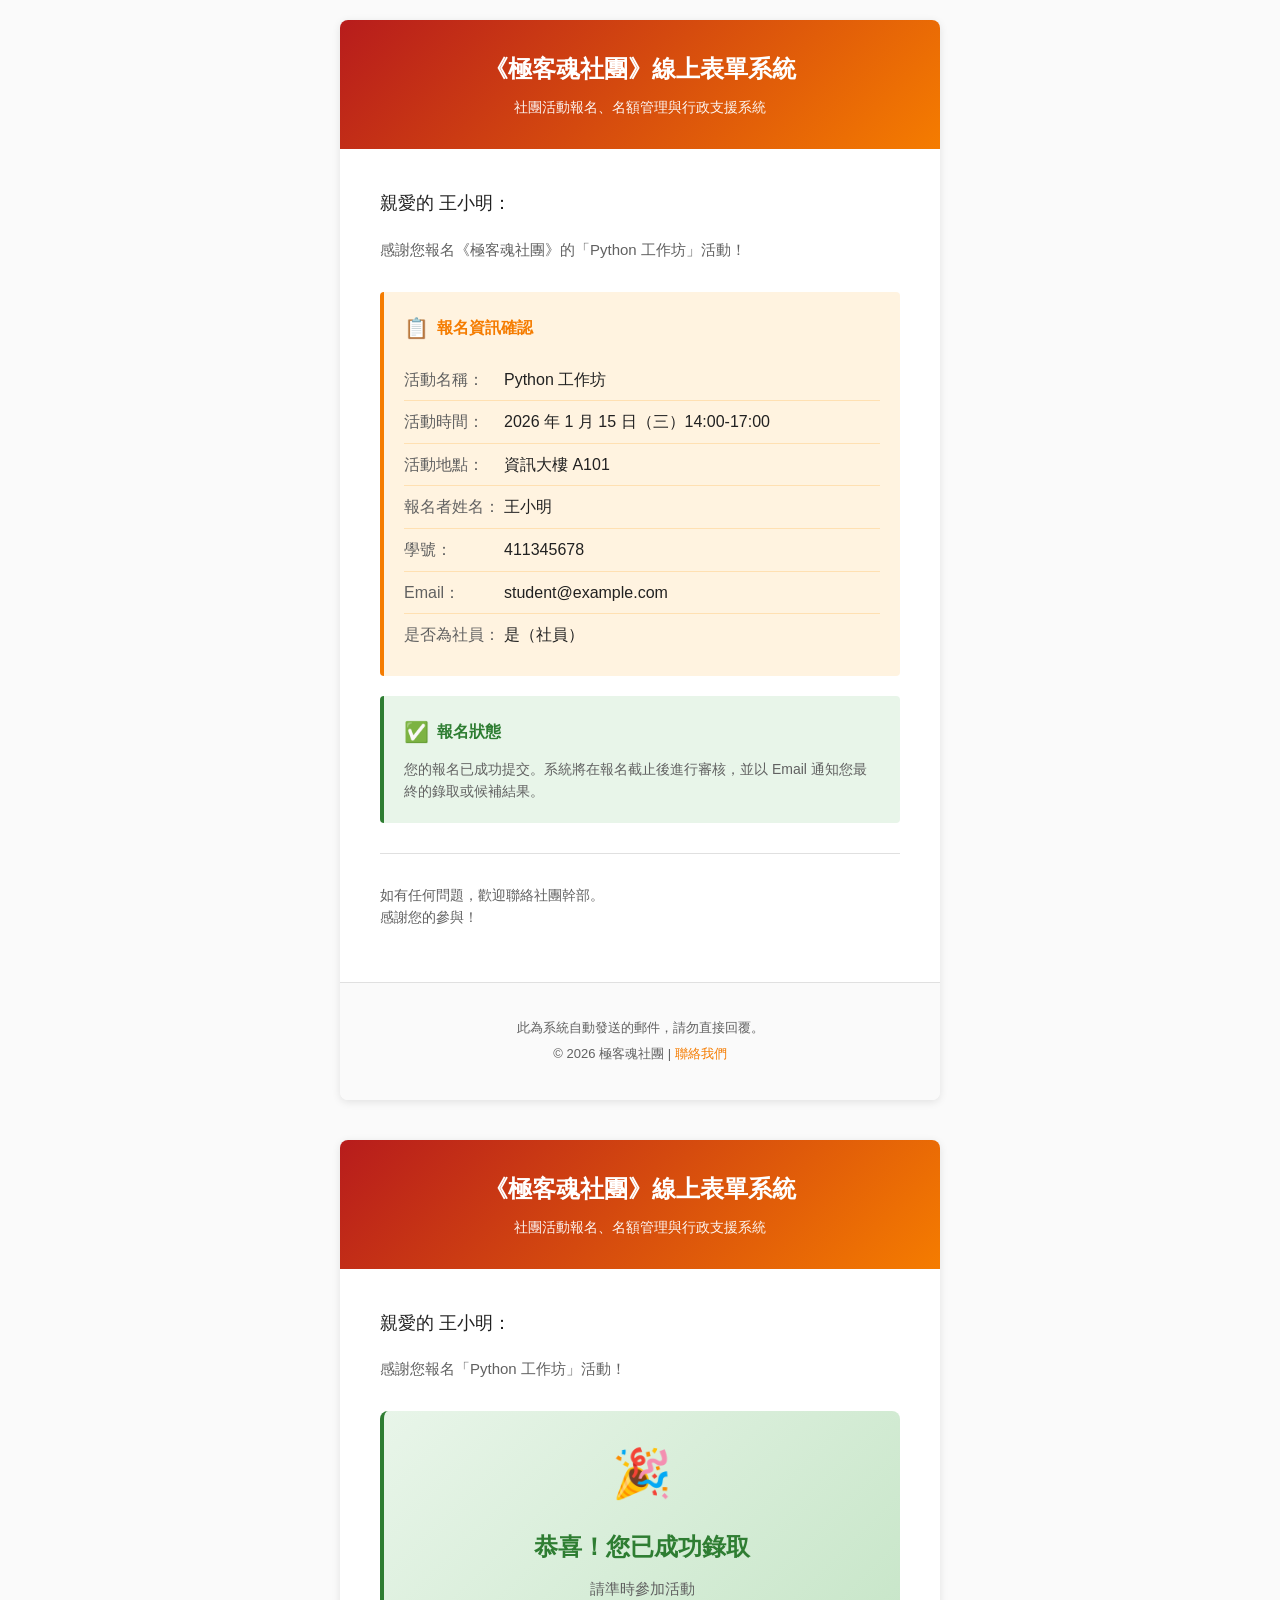
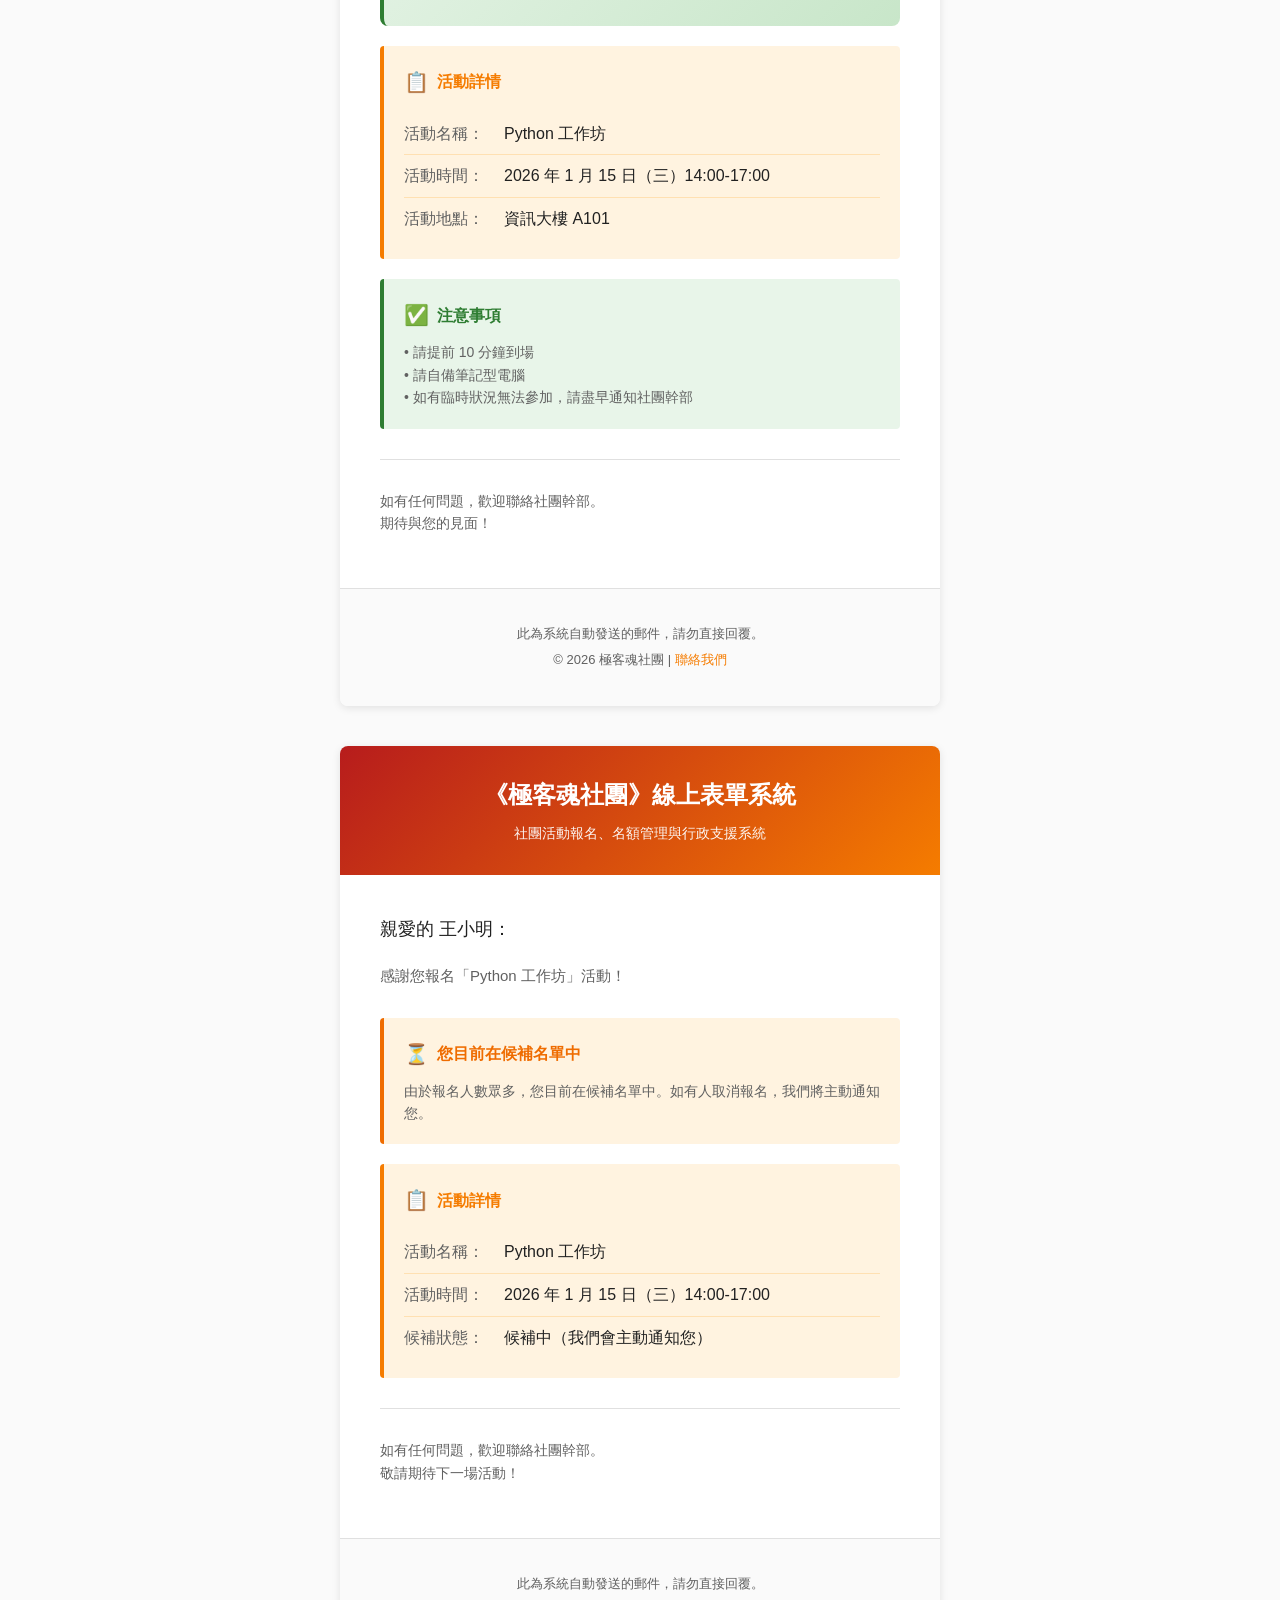
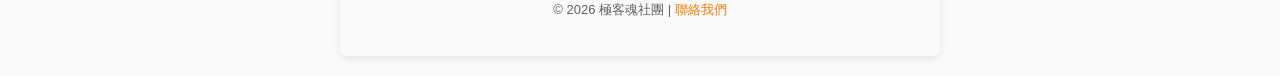
<file: 網頁/pages/EmailExample.html>
<!DOCTYPE html>
<html lang="zh-TW">
<head>
  <meta charset="UTF-8">
  <meta name="viewport" content="width=device-width, initial-scale=1.0">
  <title>極客魂社團 - 郵件範本</title>
  <style>
    /* 郵件客戶端兼容樣式 */
    body {
      margin: 0;
      padding: 0;
      font-family: -apple-system, BlinkMacSystemFont, "Segoe UI", "Roboto", "Microsoft JhengHei", sans-serif;
      background-color: #FAFAFA;
      line-height: 1.6;
    }
    
    table {
      border-collapse: collapse;
    }
    
    .email-wrapper {
      width: 100%;
      background-color: #FAFAFA;
      padding: 20px 0;
    }
    
    .email-container {
      max-width: 600px;
      margin: 0 auto;
      background-color: #FFFFFF;
      border-radius: 8px;
      overflow: hidden;
      box-shadow: 0 2px 8px rgba(0, 0, 0, 0.1);
    }
    
    /* Header */
    .email-header {
      background: linear-gradient(135deg, #B71C1C 0%, #F57C00 100%);
      padding: 30px 40px;
      text-align: center;
      color: #FFFFFF;
    }
    
    .email-header h1 {
      margin: 0;
      font-size: 24px;
      font-weight: 600;
    }
    
    .email-header p {
      margin: 8px 0 0 0;
      font-size: 14px;
      opacity: 0.95;
    }
    
    /* Body */
    .email-body {
      padding: 40px;
      color: #212121;
    }
    
    .greeting {
      font-size: 18px;
      font-weight: 500;
      margin-bottom: 20px;
      color: #212121;
    }
    
    .intro-text {
      font-size: 15px;
      color: #616161;
      margin-bottom: 30px;
    }
    
    /* Info Box */
    .info-box {
      background-color: #FFF3E0;
      border-left: 4px solid #F57C00;
      padding: 20px;
      margin: 20px 0;
      border-radius: 4px;
    }
    
    .info-box-title {
      font-size: 16px;
      font-weight: 600;
      color: #F57C00;
      margin-bottom: 15px;
      display: flex;
      align-items: center;
    }
    
    .info-box-title::before {
      content: "📋";
      margin-right: 8px;
      font-size: 20px;
    }
    
    .info-item {
      display: flex;
      padding: 8px 0;
      border-bottom: 1px solid #FFE0B2;
    }
    
    .info-item:last-child {
      border-bottom: none;
    }
    
    .info-label {
      font-weight: 500;
      color: #616161;
      min-width: 100px;
    }
    
    .info-value {
      color: #212121;
      flex: 1;
    }
    
    /* Status Section */
    .status-section {
      background-color: #E8F5E9;
      border-left: 4px solid #2E7D32;
      padding: 20px;
      margin: 20px 0;
      border-radius: 4px;
    }
    
    .status-title {
      font-size: 16px;
      font-weight: 600;
      color: #2E7D32;
      margin-bottom: 10px;
      display: flex;
      align-items: center;
    }
    
    .status-title::before {
      content: "✅";
      margin-right: 8px;
      font-size: 20px;
    }
    
    .status-text {
      font-size: 14px;
      color: #616161;
      line-height: 1.6;
    }
    
    /* Warning Box (候補/額滿) */
    .warning-box {
      background-color: #FFF3E0;
      border-left: 4px solid #EF6C00;
      padding: 20px;
      margin: 20px 0;
      border-radius: 4px;
    }
    
    .warning-title {
      font-size: 16px;
      font-weight: 600;
      color: #EF6C00;
      margin-bottom: 10px;
      display: flex;
      align-items: center;
    }
    
    .warning-title::before {
      content: "⏳";
      margin-right: 8px;
      font-size: 20px;
    }
    
    /* Button */
    .button {
      display: inline-block;
      background-color: #F57C00;
      color: #FFFFFF;
      padding: 12px 30px;
      text-decoration: none;
      border-radius: 6px;
      font-weight: 500;
      margin: 20px 0;
      transition: background-color 0.3s;
    }
    
    .button:hover {
      background-color: #EF6C00;
    }
    
    /* Footer */
    .email-footer {
      background-color: #FAFAFA;
      padding: 30px 40px;
      text-align: center;
      font-size: 13px;
      color: #616161;
      border-top: 1px solid #E0E0E0;
    }
    
    .email-footer p {
      margin: 5px 0;
    }
    
    .email-footer a {
      color: #F57C00;
      text-decoration: none;
    }
    
    .divider {
      height: 1px;
      background-color: #E0E0E0;
      margin: 30px 0;
    }
    
    /* 錄取通知樣式 */
    .acceptance-box {
      background: linear-gradient(135deg, #E8F5E9 0%, #C8E6C9 100%);
      border-left: 4px solid #2E7D32;
      padding: 25px;
      margin: 20px 0;
      border-radius: 8px;
      text-align: center;
    }
    
    .acceptance-icon {
      font-size: 48px;
      margin-bottom: 15px;
    }
    
    .acceptance-title {
      font-size: 24px;
      font-weight: 600;
      color: #2E7D32;
      margin-bottom: 10px;
    }
    
    .acceptance-text {
      font-size: 15px;
      color: #616161;
    }
  </style>
</head>
<body>
  <div class="email-wrapper">
    <div class="email-container">
      <!-- ========== 郵件範本 1：報名確認信 ========== -->
      <div class="email-header">
        <h1>《極客魂社團》線上表單系統</h1>
        <p>社團活動報名、名額管理與行政支援系統</p>
      </div>
      
      <div class="email-body">
        <div class="greeting">親愛的 王小明：</div>
        
        <div class="intro-text">
          感謝您報名《極客魂社團》的「Python 工作坊」活動！
        </div>
        
        <div class="info-box">
          <div class="info-box-title">報名資訊確認</div>
          <div class="info-item">
            <div class="info-label">活動名稱：</div>
            <div class="info-value">Python 工作坊</div>
          </div>
          <div class="info-item">
            <div class="info-label">活動時間：</div>
            <div class="info-value">2026 年 1 月 15 日（三）14:00-17:00</div>
          </div>
          <div class="info-item">
            <div class="info-label">活動地點：</div>
            <div class="info-value">資訊大樓 A101</div>
          </div>
          <div class="info-item">
            <div class="info-label">報名者姓名：</div>
            <div class="info-value">王小明</div>
          </div>
          <div class="info-item">
            <div class="info-label">學號：</div>
            <div class="info-value">411345678</div>
          </div>
          <div class="info-item">
            <div class="info-label">Email：</div>
            <div class="info-value">student@example.com</div>
          </div>
          <div class="info-item">
            <div class="info-label">是否為社員：</div>
            <div class="info-value">是（社員）</div>
          </div>
        </div>
        
        <div class="status-section">
          <div class="status-title">報名狀態</div>
          <div class="status-text">
            您的報名已成功提交。系統將在報名截止後進行審核，並以 Email 通知您最終的錄取或候補結果。
          </div>
        </div>
        
        <div class="divider"></div>
        
        <p style="font-size: 14px; color: #616161;">
          如有任何問題，歡迎聯絡社團幹部。<br>
          感謝您的參與！
        </p>
      </div>
      
      <div class="email-footer">
        <p>此為系統自動發送的郵件，請勿直接回覆。</p>
        <p>© 2026 極客魂社團 | <a href="#">聯絡我們</a></p>
      </div>
    </div>
    
    <!-- ========== 分隔線 ========== -->
    <div style="height: 40px;"></div>
    
    <!-- ========== 郵件範本 2：錄取通知 ========== -->
    <div class="email-container">
      <div class="email-header">
        <h1>《極客魂社團》線上表單系統</h1>
        <p>社團活動報名、名額管理與行政支援系統</p>
      </div>
      
      <div class="email-body">
        <div class="greeting">親愛的 王小明：</div>
        
        <div class="intro-text">
          感謝您報名「Python 工作坊」活動！
        </div>
        
        <div class="acceptance-box">
          <div class="acceptance-icon">🎉</div>
          <div class="acceptance-title">恭喜！您已成功錄取</div>
          <div class="acceptance-text">請準時參加活動</div>
        </div>
        
        <div class="info-box">
          <div class="info-box-title">活動詳情</div>
          <div class="info-item">
            <div class="info-label">活動名稱：</div>
            <div class="info-value">Python 工作坊</div>
          </div>
          <div class="info-item">
            <div class="info-label">活動時間：</div>
            <div class="info-value">2026 年 1 月 15 日（三）14:00-17:00</div>
          </div>
          <div class="info-item">
            <div class="info-label">活動地點：</div>
            <div class="info-value">資訊大樓 A101</div>
          </div>
        </div>
        
        <div class="status-section">
          <div class="status-title">注意事項</div>
          <div class="status-text">
            • 請提前 10 分鐘到場<br>
            • 請自備筆記型電腦<br>
            • 如有臨時狀況無法參加，請盡早通知社團幹部
          </div>
        </div>
        
        <div class="divider"></div>
        
        <p style="font-size: 14px; color: #616161;">
          如有任何問題，歡迎聯絡社團幹部。<br>
          期待與您的見面！
        </p>
      </div>
      
      <div class="email-footer">
        <p>此為系統自動發送的郵件，請勿直接回覆。</p>
        <p>© 2026 極客魂社團 | <a href="#">聯絡我們</a></p>
      </div>
    </div>
    
    <!-- ========== 分隔線 ========== -->
    <div style="height: 40px;"></div>
    
    <!-- ========== 郵件範本 3：候補通知 ========== -->
    <div class="email-container">
      <div class="email-header">
        <h1>《極客魂社團》線上表單系統</h1>
        <p>社團活動報名、名額管理與行政支援系統</p>
      </div>
      
      <div class="email-body">
        <div class="greeting">親愛的 王小明：</div>
        
        <div class="intro-text">
          感謝您報名「Python 工作坊」活動！
        </div>
        
        <div class="warning-box">
          <div class="warning-title">您目前在候補名單中</div>
          <div class="status-text">
            由於報名人數眾多，您目前在候補名單中。如有人取消報名，我們將主動通知您。
          </div>
        </div>
        
        <div class="info-box">
          <div class="info-box-title">活動詳情</div>
          <div class="info-item">
            <div class="info-label">活動名稱：</div>
            <div class="info-value">Python 工作坊</div>
          </div>
          <div class="info-item">
            <div class="info-label">活動時間：</div>
            <div class="info-value">2026 年 1 月 15 日（三）14:00-17:00</div>
          </div>
          <div class="info-item">
            <div class="info-label">候補狀態：</div>
            <div class="info-value">候補中（我們會主動通知您）</div>
          </div>
        </div>
        
        <div class="divider"></div>
        
        <p style="font-size: 14px; color: #616161;">
          如有任何問題，歡迎聯絡社團幹部。<br>
          敬請期待下一場活動！
        </p>
      </div>
      
      <div class="email-footer">
        <p>此為系統自動發送的郵件，請勿直接回覆。</p>
        <p>© 2026 極客魂社團 | <a href="#">聯絡我們</a></p>
      </div>
    </div>
  </div>
</body>
</html>
</file>
